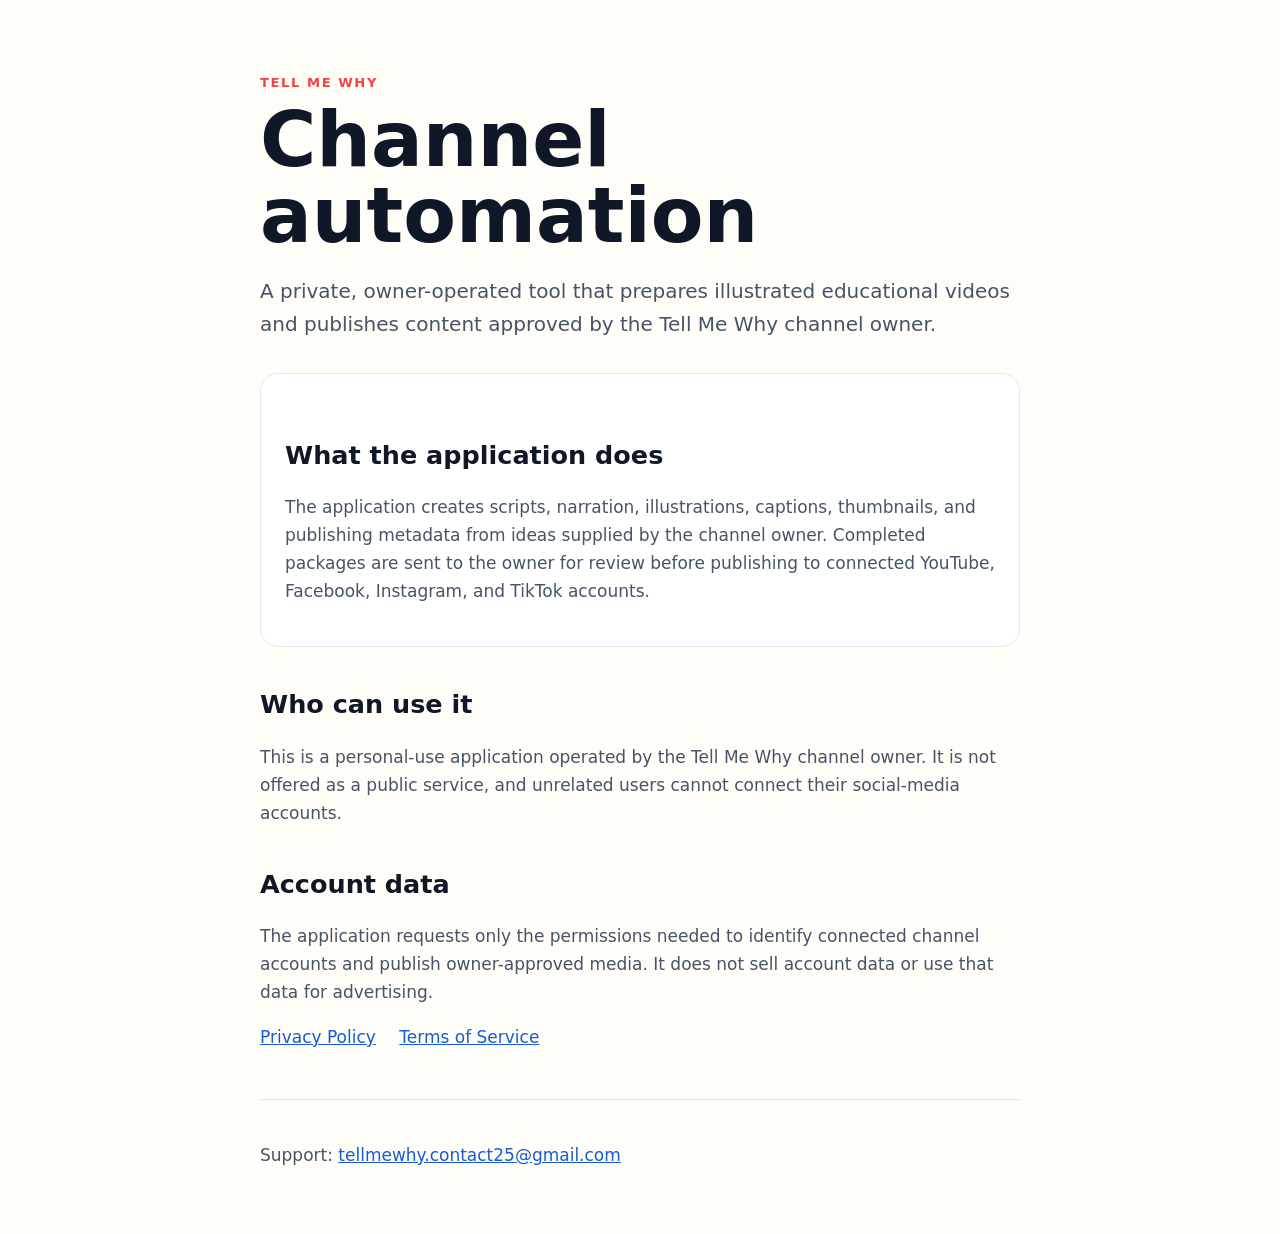
<file: oauth-site/index.html>
<!doctype html>
<html lang="en">
<head>
  <meta charset="utf-8">
  <meta name="viewport" content="width=device-width, initial-scale=1">
  <title>Tell Me Why Channel Automation</title>
  <meta name="description" content="Owner-operated publishing automation for the Tell Me Why educational video channel.">
  <link rel="stylesheet" href="styles.css">
</head>
<body>
  <main>
    <div class="eyebrow">Tell Me Why</div>
    <h1>Channel automation</h1>
    <p class="lede">A private, owner-operated tool that prepares illustrated educational videos and publishes content approved by the Tell Me Why channel owner.</p>
    <section class="card">
      <h2>What the application does</h2>
      <p>The application creates scripts, narration, illustrations, captions, thumbnails, and publishing metadata from ideas supplied by the channel owner. Completed packages are sent to the owner for review before publishing to connected YouTube, Facebook, Instagram, and TikTok accounts.</p>
    </section>
    <h2>Who can use it</h2>
    <p>This is a personal-use application operated by the Tell Me Why channel owner. It is not offered as a public service, and unrelated users cannot connect their social-media accounts.</p>
    <h2>Account data</h2>
    <p>The application requests only the permissions needed to identify connected channel accounts and publish owner-approved media. It does not sell account data or use that data for advertising.</p>
    <nav aria-label="Legal information">
      <a href="privacy.html">Privacy Policy</a>
      <a href="terms.html">Terms of Service</a>
    </nav>
  </main>
  <footer><p>Support: <a href="mailto:tellmewhy.contact25@gmail.com">tellmewhy.contact25@gmail.com</a></p></footer>
</body>
</html>
</file>
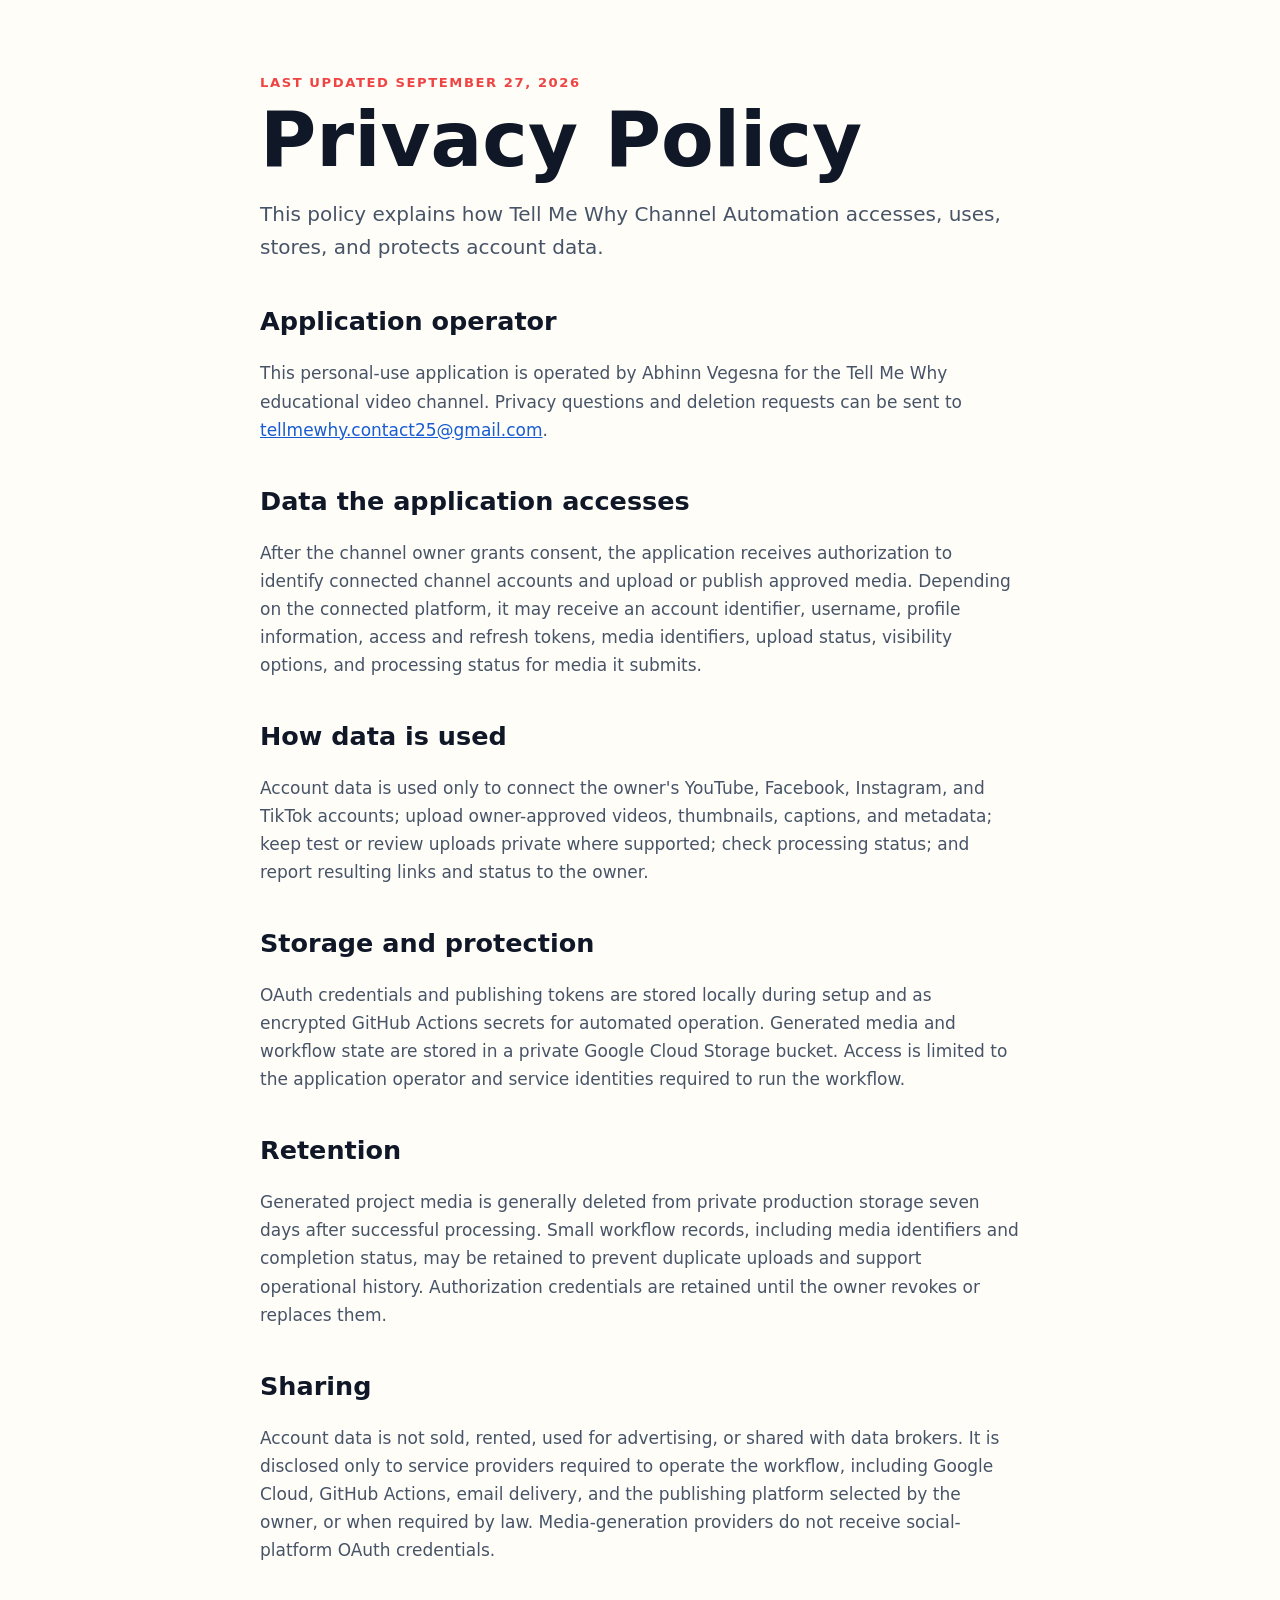
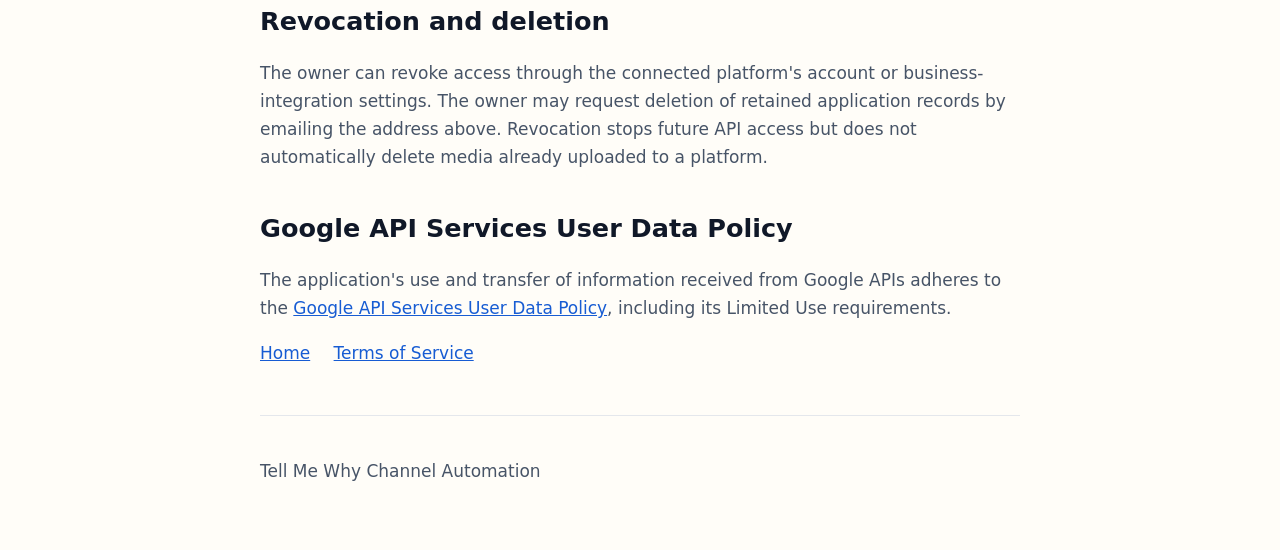
<file: oauth-site/privacy.html>
<!doctype html>
<html lang="en">
<head>
  <meta charset="utf-8">
  <meta name="viewport" content="width=device-width, initial-scale=1">
  <title>Privacy Policy — Tell Me Why Channel Automation</title>
  <meta name="description" content="Privacy policy for Tell Me Why Channel Automation.">
  <link rel="stylesheet" href="styles.css">
</head>
<body>
  <main>
    <div class="eyebrow">Last updated September 27, 2026</div>
    <h1>Privacy Policy</h1>
    <p class="lede">This policy explains how Tell Me Why Channel Automation accesses, uses, stores, and protects account data.</p>
    <h2>Application operator</h2>
    <p>This personal-use application is operated by Abhinn Vegesna for the Tell Me Why educational video channel. Privacy questions and deletion requests can be sent to <a href="mailto:tellmewhy.contact25@gmail.com">tellmewhy.contact25@gmail.com</a>.</p>
    <h2>Data the application accesses</h2>
    <p>After the channel owner grants consent, the application receives authorization to identify connected channel accounts and upload or publish approved media. Depending on the connected platform, it may receive an account identifier, username, profile information, access and refresh tokens, media identifiers, upload status, visibility options, and processing status for media it submits.</p>
    <h2>How data is used</h2>
    <p>Account data is used only to connect the owner's YouTube, Facebook, Instagram, and TikTok accounts; upload owner-approved videos, thumbnails, captions, and metadata; keep test or review uploads private where supported; check processing status; and report resulting links and status to the owner.</p>
    <h2>Storage and protection</h2>
    <p>OAuth credentials and publishing tokens are stored locally during setup and as encrypted GitHub Actions secrets for automated operation. Generated media and workflow state are stored in a private Google Cloud Storage bucket. Access is limited to the application operator and service identities required to run the workflow.</p>
    <h2>Retention</h2>
    <p>Generated project media is generally deleted from private production storage seven days after successful processing. Small workflow records, including media identifiers and completion status, may be retained to prevent duplicate uploads and support operational history. Authorization credentials are retained until the owner revokes or replaces them.</p>
    <h2>Sharing</h2>
    <p>Account data is not sold, rented, used for advertising, or shared with data brokers. It is disclosed only to service providers required to operate the workflow, including Google Cloud, GitHub Actions, email delivery, and the publishing platform selected by the owner, or when required by law. Media-generation providers do not receive social-platform OAuth credentials.</p>
    <h2>Revocation and deletion</h2>
    <p>The owner can revoke access through the connected platform's account or business-integration settings. The owner may request deletion of retained application records by emailing the address above. Revocation stops future API access but does not automatically delete media already uploaded to a platform.</p>
    <h2>Google API Services User Data Policy</h2>
    <p>The application's use and transfer of information received from Google APIs adheres to the <a href="https://developers.google.com/terms/api-services-user-data-policy">Google API Services User Data Policy</a>, including its Limited Use requirements.</p>
    <nav aria-label="Site navigation">
      <a href="index.html">Home</a>
      <a href="terms.html">Terms of Service</a>
    </nav>
  </main>
  <footer><p>Tell Me Why Channel Automation</p></footer>
</body>
</html>
</file>
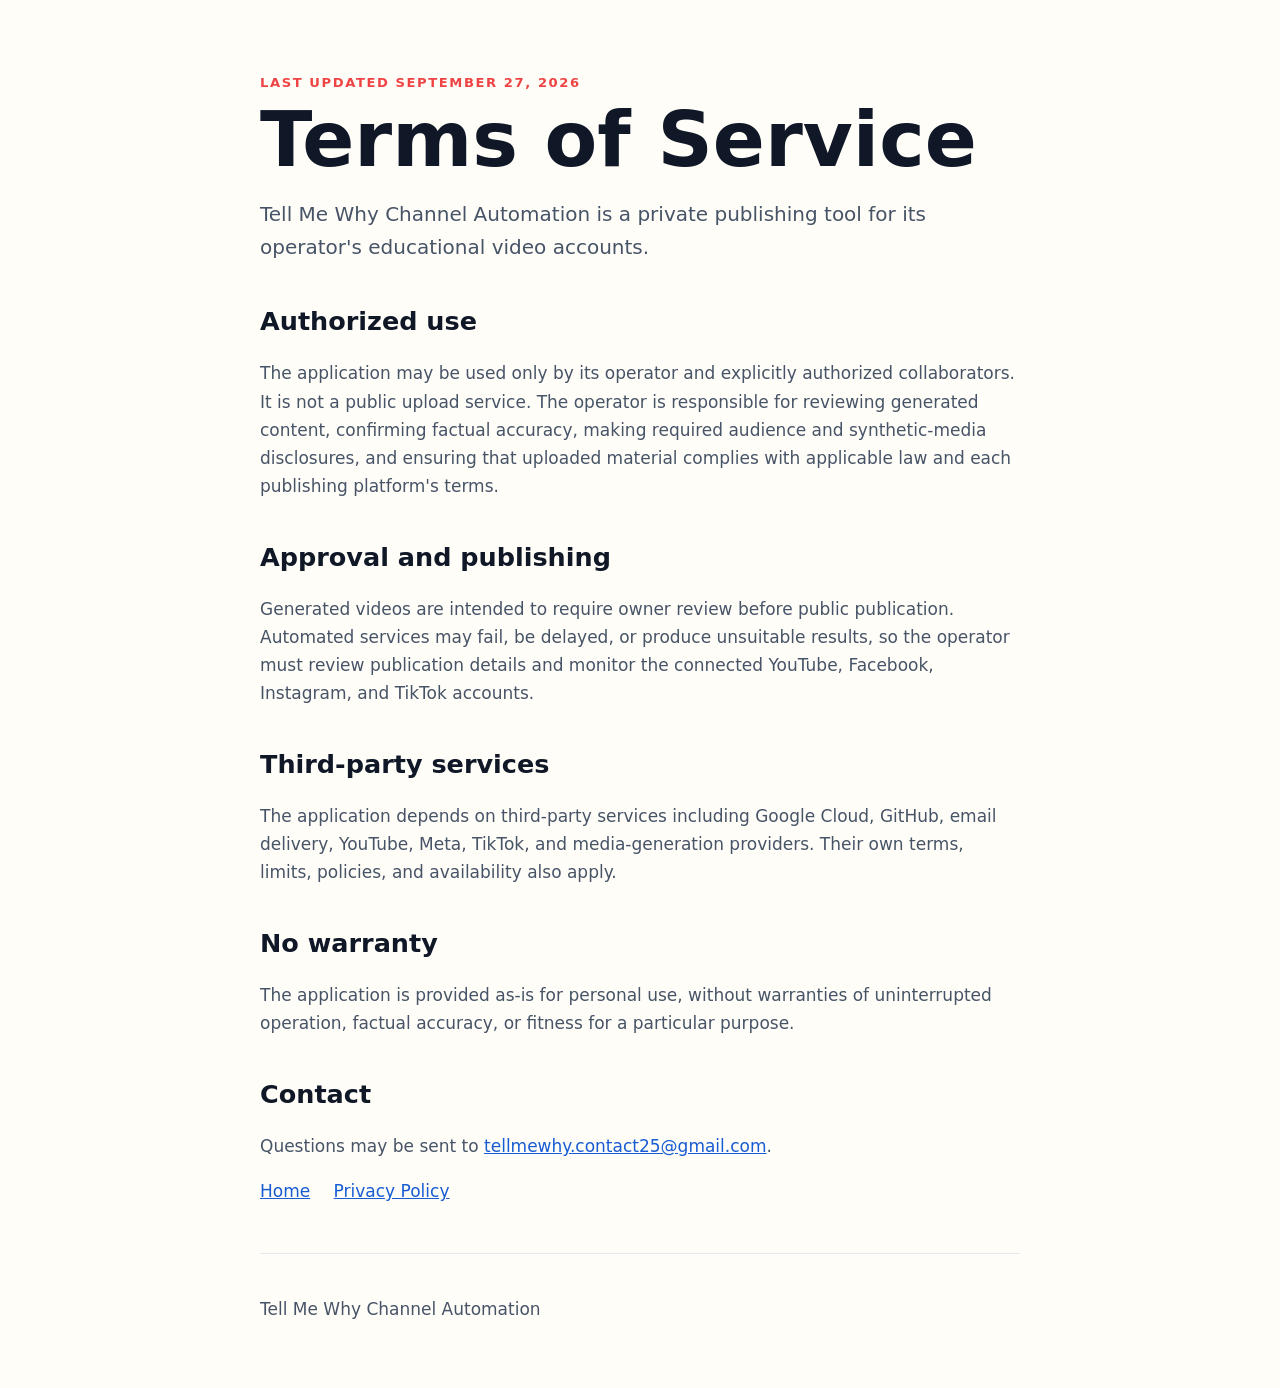
<file: oauth-site/terms.html>
<!doctype html>
<html lang="en">
<head>
  <meta charset="utf-8">
  <meta name="viewport" content="width=device-width, initial-scale=1">
  <title>Terms of Service — Tell Me Why Channel Automation</title>
  <meta name="description" content="Terms of service for Tell Me Why Channel Automation.">
  <link rel="stylesheet" href="styles.css">
</head>
<body>
  <main>
    <div class="eyebrow">Last updated September 27, 2026</div>
    <h1>Terms of Service</h1>
    <p class="lede">Tell Me Why Channel Automation is a private publishing tool for its operator's educational video accounts.</p>
    <h2>Authorized use</h2>
    <p>The application may be used only by its operator and explicitly authorized collaborators. It is not a public upload service. The operator is responsible for reviewing generated content, confirming factual accuracy, making required audience and synthetic-media disclosures, and ensuring that uploaded material complies with applicable law and each publishing platform's terms.</p>
    <h2>Approval and publishing</h2>
    <p>Generated videos are intended to require owner review before public publication. Automated services may fail, be delayed, or produce unsuitable results, so the operator must review publication details and monitor the connected YouTube, Facebook, Instagram, and TikTok accounts.</p>
    <h2>Third-party services</h2>
    <p>The application depends on third-party services including Google Cloud, GitHub, email delivery, YouTube, Meta, TikTok, and media-generation providers. Their own terms, limits, policies, and availability also apply.</p>
    <h2>No warranty</h2>
    <p>The application is provided as-is for personal use, without warranties of uninterrupted operation, factual accuracy, or fitness for a particular purpose.</p>
    <h2>Contact</h2>
    <p>Questions may be sent to <a href="mailto:tellmewhy.contact25@gmail.com">tellmewhy.contact25@gmail.com</a>.</p>
    <nav aria-label="Site navigation">
      <a href="index.html">Home</a>
      <a href="privacy.html">Privacy Policy</a>
    </nav>
  </main>
  <footer><p>Tell Me Why Channel Automation</p></footer>
</body>
</html>
</file>
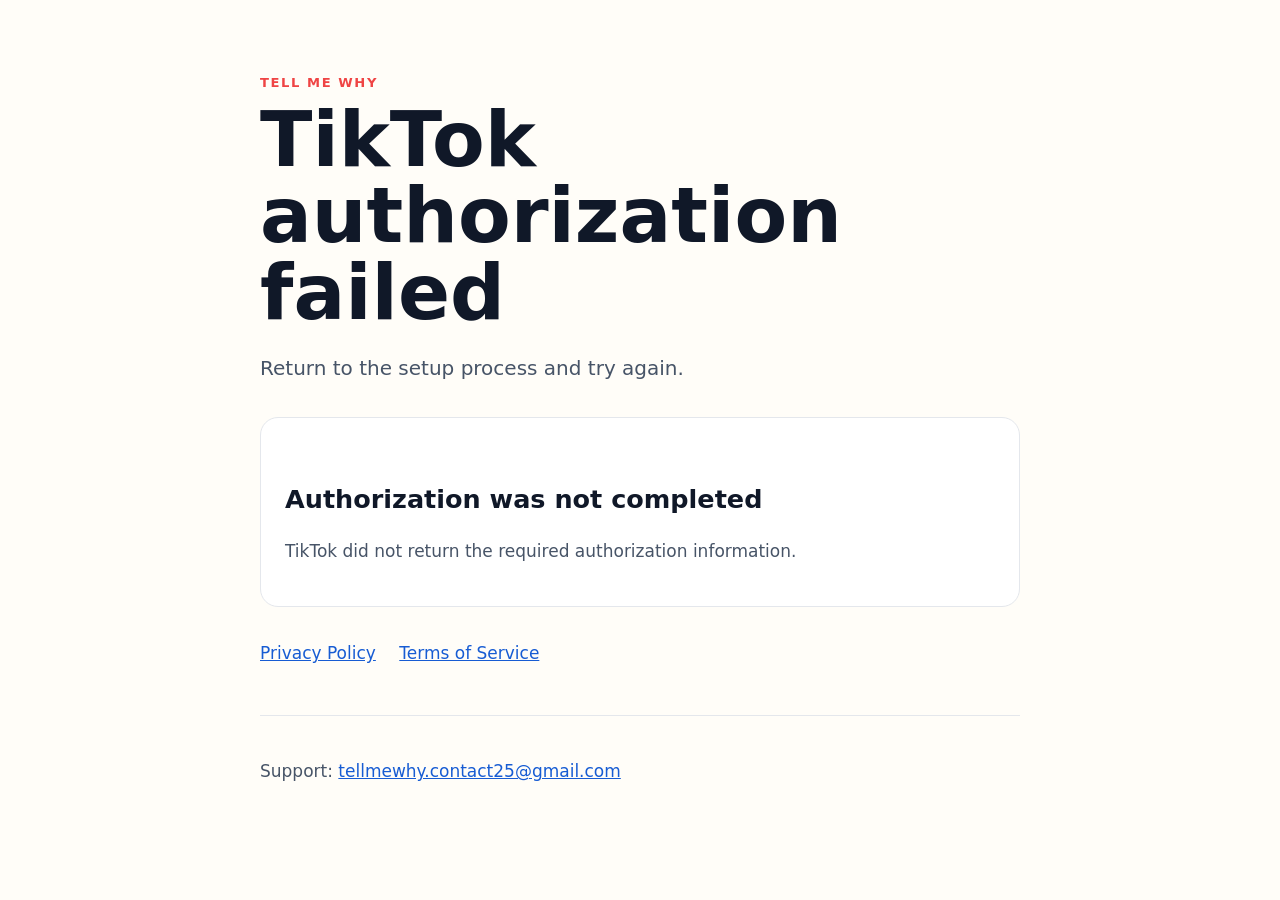
<file: oauth-site/tiktok-callback.html>
<!doctype html>
<html lang="en">
<head>
  <meta charset="utf-8">
  <meta name="viewport" content="width=device-width, initial-scale=1">
  <meta name="robots" content="noindex">
  <title>TikTok authorization — Tell Me Why</title>
  <link rel="stylesheet" href="styles.css">
</head>
<body>
  <main>
    <div class="eyebrow">Tell Me Why</div>
    <h1 id="title">TikTok authorization received</h1>
    <p class="lede" id="message">Download the one-time result, then return to the setup process.</p>
    <section class="card" id="success-card">
      <h2>Finish connecting TikTok</h2>
      <p>This file contains a short-lived, one-time authorization code. Keep it private.</p>
      <button id="download" type="button">Download authorization result</button>
    </section>
    <section class="card" id="error-card" hidden>
      <h2>Authorization was not completed</h2>
      <p id="error-message"></p>
    </section>
    <nav aria-label="Legal information">
      <a href="privacy.html">Privacy Policy</a>
      <a href="terms.html">Terms of Service</a>
    </nav>
  </main>
  <footer><p>Support: <a href="mailto:tellmewhy.contact25@gmail.com">tellmewhy.contact25@gmail.com</a></p></footer>
  <script>
    const parameters = new URLSearchParams(window.location.search);
    const result = Object.fromEntries(parameters.entries());
    const error = result.error_description || result.error;
    if (error || !result.code || !result.state) {
      document.getElementById('title').textContent = 'TikTok authorization failed';
      document.getElementById('message').textContent = 'Return to the setup process and try again.';
      document.getElementById('error-message').textContent = error || 'TikTok did not return the required authorization information.';
      document.getElementById('error-card').hidden = false;
      document.getElementById('success-card').hidden = true;
    } else {
      document.getElementById('download').addEventListener('click', () => {
        const blob = new Blob([JSON.stringify({
          code: result.code,
          state: result.state,
          scopes: result.scopes || ''
        })], {type: 'application/json'});
        const link = document.createElement('a');
        link.href = URL.createObjectURL(blob);
        link.download = 'tiktok-authorization.json';
        link.click();
        URL.revokeObjectURL(link.href);
      });
    }
  </script>
</body>
</html>
</file>
<file: oauth-site/styles.css>
:root {
  color-scheme: light;
  --ink: #101828;
  --muted: #475467;
  --paper: #fffdf8;
  --accent: #ef4444;
  --line: #e4e7ec;
}

* { box-sizing: border-box; }

body {
  margin: 0;
  background: var(--paper);
  color: var(--ink);
  font: 17px/1.65 system-ui, -apple-system, BlinkMacSystemFont, "Segoe UI", sans-serif;
}

main, footer {
  width: min(760px, calc(100% - 40px));
  margin: 0 auto;
}

main { padding: 72px 0 48px; }
footer { padding: 24px 0 48px; border-top: 1px solid var(--line); }

.eyebrow {
  color: var(--accent);
  font-size: 0.82rem;
  font-weight: 750;
  letter-spacing: 0.12em;
  text-transform: uppercase;
}

h1 { margin: 8px 0 16px; font-size: clamp(2.4rem, 8vw, 4.8rem); line-height: 1; }
h2 { margin-top: 42px; line-height: 1.25; }
p, li { color: var(--muted); }
a { color: #175cd3; }
.lede { font-size: 1.25rem; }
.card { margin: 32px 0; padding: 24px; border: 1px solid var(--line); border-radius: 18px; background: white; }
nav a { margin-right: 18px; }
</file>
